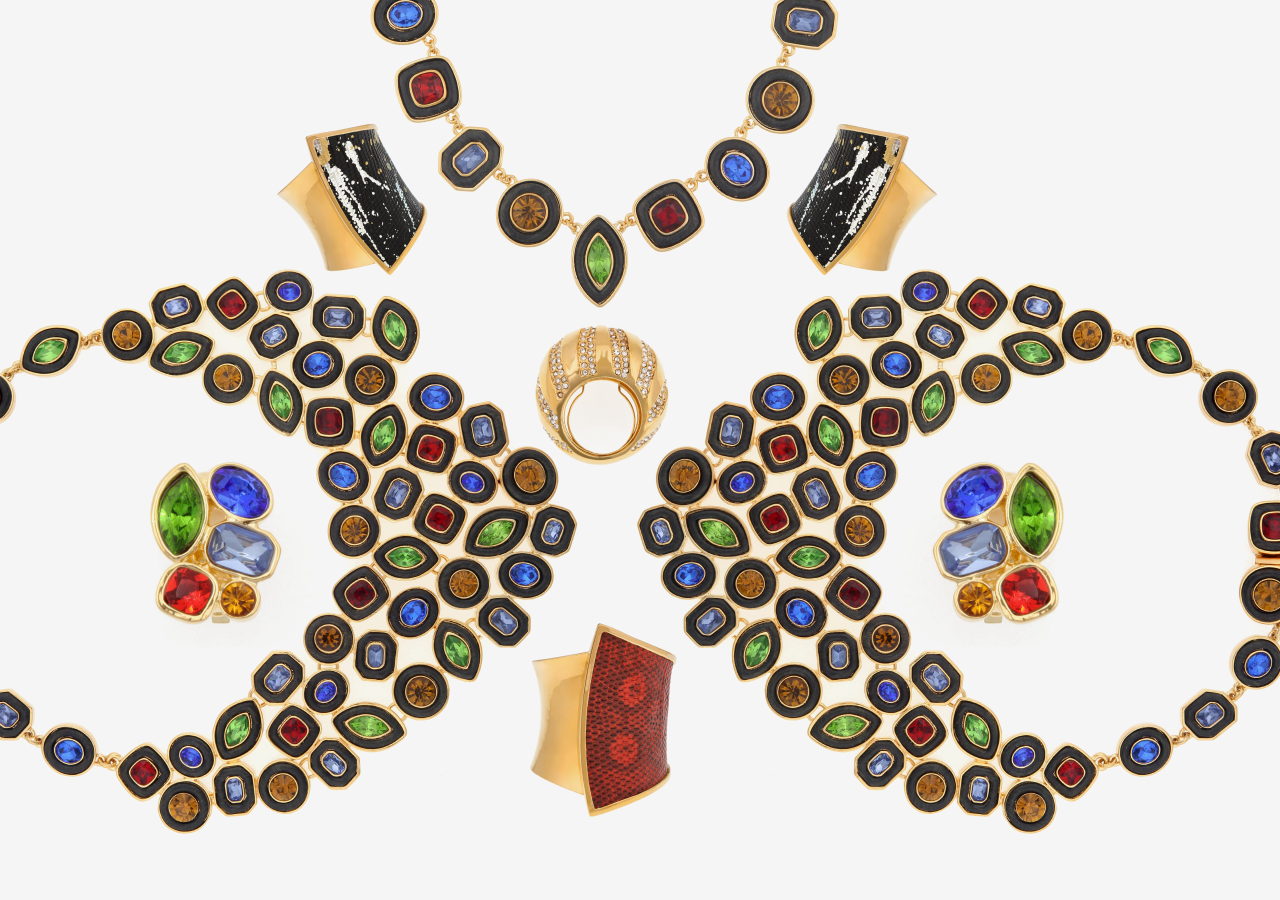
<file: index.html>
<!DOCTYPE html PUBLIC "-//W3C//DTD HTML 4.01//EN" "http://www.w3.org/TR/html4/strict.dtd">
<!-- saved from url=(0030)http://www.karabykaraross.com/ -->
<html xmlns="http://www.w3.org/1999/xhtml" dir="ltr" lang="en" xmlns:og="http://opengraphprotocol.org/schema/" xmlns:fb="http://www.facebook.com/2008/fbml"><!--<head profile="http://gmpg.org/xfn/11"> --><head prefix="og: http://ogp.me/ns#"><meta http-equiv="Content-Type" content="text/html; charset=UTF-8">


<!--<base href="http://www.karabykaraross.com/">--><base href=".">

    <meta charset="UTF-8">
    <meta http-equiv="X-UA-Compatible" content="IE=edge,chrome=1">
<meta property="og:title" content=" from Kara by Kara Ross">
<meta property="og:type" content="website">
<meta property="fb:app_id" content="446412152084558">
<title>Kara by Kara Ross</title>
    <meta name="author" content="Zindigo">
    <meta name="viewport" content="width=device-width">
   <!-- <link href='http://fonts.googleapis.com/css?family=Source+Sans+Pro:900&text=ABCDEFGHIJKLMNOPQRSTUVWXYZ' rel='stylesheet' type='text/css'/> -->



        <link rel="stylesheet" href="http://www.karabykaraross.com/css/52/style.css">
    	<link rel="stylesheet" href="http://www.karabykaraross.com/css/52/footer.css">





<!--scripts for all pages -->
<script type="text/javascript" async src="./Kara_by Kara_Ross_files/ga.js"></script><script src="./Kara_by Kara_Ross_files/jquery-1.8.1.min.js"></script>
<script src="./Kara_by Kara_Ross_files/jquery-ui-1.8.23.custom.min.js"></script><style type="text/css"></style>
<script src="./Kara_by Kara_Ross_files/jquery.imagesloaded.min.js"></script>

<script src="./Kara_by Kara_Ross_files/jquery.scrollTo.js"></script>
<script src="./Kara_by Kara_Ross_files/nav.js"></script>
<script src="./Kara_by Kara_Ross_files/hammer.js" type="text/javascript"></script>
<script>
$(document).ready(function(){
	if (!window.console) console = {log: function() {}}
	var touchdevice = is_touch_device();
});
function is_touch_device() {
  return !!('ontouchstart' in window) ? 1 : 0;
}

</script>
<script type="text/javascript">

  var _gaq = _gaq || [];
  _gaq.push(['_setAccount', 'UA-37218518-2']);
  _gaq.push(['_trackPageview']);

  (function() {
    var ga = document.createElement('script'); ga.type = 'text/javascript'; ga.async = true;
    ga.src = ('https:' == document.location.protocol ? 'https://ssl' : 'http://www') + '.google-analytics.com/ga.js';
    var s = document.getElementsByTagName('script')[0]; s.parentNode.insertBefore(ga, s);
  })();

</script>

<!-- // BKR: OffCanvas Files (Responsive Top Menu) --> 
<script src="assets_responsive/modernizr.foundation.js"></script>
<link rel="stylesheet" href="assets_responsive/component.css"> 
<!-- // BKR: OffCanvas Files (Responsive Top Menu) -->
  
</head>

<body cz-shortcut-listen="true">  


<!-- // BKR: Responsive Top Menu BEGIN--> 
<div class="show-for-small">
  <!-- img src="Kara_by Kara_Ross_files/karalogobw.png" alt="Kara by Kara Ross logo" title="Kara by Kara Ross" style="z-index: 9999;">
  <img class="tagline" src="Kara_by Kara_Ross_files/occassionsnew.png" alt="Occasions are just an excuse" style="z-index: 10005;" -->
  <a href="javascript:void(0)" id="showResponsiveMenu" class="btn-responsive-menu">Menu</a>
</div>
<nav class="cbp-spmenu cbp-spmenu-vertical cbp-spmenu-left show-for-small" id="cbp-spmenu-s1">
<img src="assets_responsive/karalogobw.png" alt="Kara by Kara Ross logo" title="Kara by Kara Ross" class="logo-responsive">
<ul id="sideMainNav" class="nav-bar">
    <li class="has-flyout"><a href="#" class="flyout-toggle">About</a>
        <ul class="flyout">
            <li><a href="#">Biography</a></li>
            <li><a href="#">Inspiration</a></li>
            <li><a href="#">Stockists</a></li>
            <li><a href="#">Contact Us</a></li>
        </ul>
    </li>
    <li class="has-flyout"><a href="#" class="flyout-toggle">Shop</a>
        <ul class="flyout">
            <li><a href="#">Kara By Kara Ross</a>
                <ul>
                    <li class="third-level-item"><a href="#">Best Sellers </a></li>
                    <li class="third-level-item"><a href="#">Bracelets </a></li>
                    <li class="third-level-item"><a href="#">Necklaces </a></li>
                    <li class="third-level-item"><a href="#">Rings </a></li>
                    <li class="third-level-item"><a href="#">Earrings </a></li>
                </ul>
            </li>
            <li><a href="#">Seasons</a>
                <ul>
                    <li class="third-level-item"><a href="#">Resort 2012 </a></li>
                    <li class="third-level-item"><a href="#">Spring Summer 2013 </a></li>
                    <li class="third-level-item"><a href="#">Fall Winter 2013 </a></li>
                </ul>
            </li>
            <li><a href="#">Gifts</a>
                <ul>
                    <li class="third-level-item"><a href="#">Under $100 </a></li>
                    <li class="third-level-item"><a href="#">Under $200 </a></li>
                    <li class="third-level-item"><a href="#">Under $500 </a></li>
                </ul>
            </li>
        </ul>
    </li>
    <li class="has-flyout"><a href="#" class="flyout-toggle">As seen in</a>
        <ul class="flyout">
            <li><a href="#">Editorial</a></li>
            <li><a href="#">Celebrity</a></li>
            <li><a href="#">Ad Campaign</a></li>
        </ul>
    </li>
    <li><a href="#">Summer Favorites</a></li>
    <li><a href="#">Blog</a></li>
    <li><a href="#">Be Social</a></li>
</ul>
</nav>
<!-- // BKR: Responsive Top Menu END--> 

        
<div id="header" style="background-image: url(http://www.karabykaraross.com/images/page/52/layout/kara-header-homebnwhite.png); right: 0px; height: 225px; background-color: transparent;"><!-- persistent navigation all pages except 'HOME'-->
	
    <div id="header-menu" style="position:fixed; top:0; left:0;">
        <div id="logo"><h1><a href="http://www.karabykaraross.com/index.php?&page=home&storeid=52&sess=store52"><img src="./Kara_by Kara_Ross_files/karalogobw.png" alt="Kara by Kara Ross logo" title="Kara by Kara Ross"></a></h1></div>
        
        <ul style="margin:0; padding:0;" class="show-for-large">
			<li id="li-kara"><a href="javascript:void(0);">About</a>
                <ul class="submenu" style="width: 100px; display: none;">
                	<li><a href="http://www.karabykaraross.com/index.php?&page=about&storeid=52&sess=store52">Biography</a></li>
                    <li><a href="http://www.karabykaraross.com/index.php?page=inspiration&storeid=52">Inspiration</a></li>
                     <li><a href="http://www.karabykaraross.com/index.php?page=stores&storeid=52">Stockists</a></li>
                     <li><a href="http://www.karabykaraross.com/index.php?page=contact&storeid=52&sess=store52">Contact Us</a></li>
                    <!--<li><a href="#">Look Books</a></li>-->
                </ul>
            </li>
            <li id="li-shop">
            	<a href="javascript:void(0);">Shop</a>
                <ul class="submenu" style="width: 100px; display: none;">
                <li class="li-categ"><a> Kara By Kara Ross </a><ul class="subcateg" style="display: none;"><li class="li-categ"><a href="http://www.karabykaraross.com/index.php?page=categoryproducts&storeid=52&categoryID=382&subcatID=1052&subsubcatID=&sess=store52"> Best Sellers </a></li><li class="li-categ"><a href="http://www.karabykaraross.com/index.php?page=categoryproducts&storeid=52&categoryID=382&subcatID=383&subsubcatID=&sess=store52"> Bracelets </a></li><li class="li-categ"><a href="http://www.karabykaraross.com/index.php?page=categoryproducts&storeid=52&categoryID=382&subcatID=384&subsubcatID=&sess=store52"> Necklaces </a></li><li class="li-categ"><a href="http://www.karabykaraross.com/index.php?page=categoryproducts&storeid=52&categoryID=382&subcatID=385&subsubcatID=&sess=store52"> Rings </a></li><li class="li-categ"><a href="http://www.karabykaraross.com/index.php?page=categoryproducts&storeid=52&categoryID=382&subcatID=386&subsubcatID=&sess=store52"> Earrings </a></li></ul></li><li class="li-categ"><a> Seasons </a><ul class="subcateg" style="display: none;"><li class="li-categ"><a href="http://www.karabykaraross.com/index.php?page=categoryproducts&storeid=52&categoryID=390&subcatID=392&subsubcatID=&sess=store52"> Resort 2012 </a></li><li class="li-categ"><a href="http://www.karabykaraross.com/index.php?page=categoryproducts&storeid=52&categoryID=390&subcatID=776&subsubcatID=&sess=store52"> Spring Summer 2013 </a></li><li class="li-categ"><a href="http://www.karabykaraross.com/index.php?page=categoryproducts&storeid=52&categoryID=390&subcatID=1070&subsubcatID=&sess=store52"> Fall Winter 2013 </a></li></ul></li><li class="li-categ"><a> Gifts </a><ul class="subcateg" style="display: none;"><li class="li-categ"><a href="http://www.karabykaraross.com/index.php?page=categoryproducts&storeid=52&categoryID=1056&subcatID=1057&subsubcatID=&sess=store52"> Under $100 </a></li><li class="li-categ"><a href="http://www.karabykaraross.com/index.php?page=categoryproducts&storeid=52&categoryID=1056&subcatID=1058&subsubcatID=&sess=store52"> Under $200 </a></li><li class="li-categ"><a href="http://www.karabykaraross.com/index.php?page=categoryproducts&storeid=52&categoryID=1056&subcatID=1060&subsubcatID=&sess=store52"> Under $500 </a></li></ul></li><li><a href="http://www.karabykaraross.com/index.php?page=home&storeid=45"><img style="width:100%;" src="./Kara_by Kara_Ross_files/52_kr-menubtnlink.jpg" alt="Visit Kara Ross Online"></a></li>
                    <!--<li><a href="#">Earrings</a></li>
                    <li><a href="#">Necklaces</a></li>
                    <li><a href="#">Bracelets</a></li>
                    <li><a href="#">Rings</a></li>-->
                </ul>
            </li>
            <li id="li-asse">
            	<a href="javascript:void(0);">As seen in</a>
                <ul class="submenu" style="display: none;">
                	<li><a href="http://www.karabykaraross.com/index.php?page=press&storeid=52&sess=store52">Editorial</a></li>
                    <li><a href="http://www.karabykaraross.com/index.php?page=celebrity&storeid=52&sess=store52">Celebrity</a></li>
                    <li><a href="http://www.karabykaraross.com/index.php?&storeid=52&page=campaign&sess=store52">Ad Campaign</a></li>
                </ul>
            </li>
            <li id="li-crew">
            	<a href="http://www.karabykaraross.com/index.php?page=crewfavorites&storeid=52&categoryID=382&sess=store52">Summer Favorites</a>
				<ul class="submenu" style="display: none;">

                </ul>
            </li>
            <li id="li-blog"><a href="http://www.karabykaraross.com/index.php?&storeid=52&page=dynamic&ContentID=373&sess=store52">Blog</a></li>
            <li id="li-social"><a href="http://www.karabykaraross.com/index.php?&storeid=52&page=dynamic&ContentID=417&sess=store52">Be Social</a></li>
        </ul>
    </div>

	<img class="tagline " src="./Kara_by Kara_Ross_files/occassionsnew.png" alt="Occasions are just an excuse" style="z-index: 10005;">
    <img src="./Kara_by Kara_Ross_files/freeshipnew.png" class="freeshipping show-for-large" style="z-index: 10005;">
    
    <div id="shoppingbag" class="topicon"></div>
    
    </div>
    
    <div id="skyline" style="position: fixed; background-image: none;" class="show-for-large">
		<!--<div id="stockistslink" class="topicon"><a href="http://www.karabykaraross.com/index.php?page=stockists&storeid=52"><img src="../../images/page/52/layout/stockists.png" alt="stockists" /></a><br/><span>STOCKISTS</span></div>-->
	</div>

<div id="wrapper">

<!--End HEADER - End HEADER - End HEADER - End HEADER -->
<script type="text/javascript">
function openLink(link) {
	 self.location.href=link+'&storeid=52&sess=store52&';
}
</script>
<style>

body{
	background-color: #f0efef;
	padding-bottom: 60px;
	
	}
video{
	
	min-width:100%;
	min-height:100%;
	position:absolute;
	top:0;
}

#videocontrol{
	cursor:pointer;
	position:absolute;
	z-index:99999;
	top:22px;
right:10px;
	width:16px;
	height:16px;
	display:block;
	overflow:hidden;
	background-image: url('../../images/page/52/playbtn.png');
}

.paused{
	background-position: 0 -16px;
}

#header-menu ul li a{
	/*text-shadow:1px 1px 2px #000;*/
	color: #000;
}

.to-karaross{
width:160px;
margin-left:-80px;	
}
	
</style>



<div id="homerow">
   <!-- // BKR: added clearfix class="cf" to links -- will only apply in small screens -->
    <a class="cf"  href="http://www.karabykaraross.com/index.php?page=categoryproducts&storeid=52&categoryID=382&subcatID=383&subsubcatID=&sess=store52"><img src="./Kara_by Kara_Ross_files/homeboxjewel.jpg" alt="Kara by Kara Ross Jewelry"></a>
   <a class="cf"  href="http://www.karabykaraross.com/index.php?page=press&storeid=52&sess=store52"><img src="./Kara_by Kara_Ross_files/homeboxseen.jpg" alt="As seen in"></a>
    <a class="cf"  href="http://www.karabykaraross.com/index.php?page=crewfavorites&storeid=52&categoryID=382&sess=store52"><img src="./Kara_by Kara_Ross_files/homeboxsummer.jpg" alt="Kara Ross Crew Favorites"></a>
    </div>


<script>
$(function(){
	//var video = document.getElementById("karavideo");
	//MuteNow();
	//$("video").prop('muted', true); //mute
	/*
	$('body').videoBG({	
	mp4:'../../movies/52/karavideo.mp4',
	ogv:'../../movies/52.karavideo.ogv',
	webm:'../../movies/52/karavideo.webm',
	poster:'../../movies/52/karavideo.jpg',
	position:"fixed",
	scale:true,
	zIndex:0,
	width:'100%',
	height:'100%'
	})
	*/
	
	
	/* // BKR: removed appending scripts.
	$('.tagline').css('z-index','10005').appendTo($('#header'));
	$('.freeshipping').css('z-index','10005').appendTo($('#header'));
	$('#shoppingbag').appendTo($('#header'));
	$('#skyline').css('background-image','none');
	*/
	
	
	/*$('#header').css('background-image','url(http://www.karabykaraross.com/images/page/52/layout/kara-header-homebnwhite.png)'.css('right', '0px').css('height','225px').css("background-color","transparent");*/
	//$('.footer').css('background','rgba(255,255,255,0)');
	/*
	video.controls=false;
	video.loop=true;
	$('#videocontrol').click(function(){
		playpause();
	});
	*/
	   // $('#skyline').css('background-image','none').css('z-index','100001');
		//$('#header').css('background-image','url(../../images/page/52/layout/kara-header-home.png)').css('right', '0px').css('height','242px').css('z-index', '11');
	//$('.footer').css('background','rgba(255,255,255,0)');

         
	   
		
		  // executes when Mute button is clicked
		  /*
  function MuteNow() {
      if (video.muted) {
          video.muted = false;
          //volumeRange.value = audio.volume;
      }
      else {
          video.muted = true;
         video.volume = 0;
      }
  }
  
  
  function playpause(){
	        // executes when Play button is clicked
   		
         if (video.paused) {
			 $('#videocontrol').removeClass('paused');
             video.play();
         } else if (video.ended) {
             video.currentTime = 0;
             video.play();
			 $('#videocontrol').removeClass('paused');
         } else if (video.play) {
           video.pause();
		   $('#videocontrol').addClass('paused');
        }
	  
  }*/
  
  });
</script>

<script type="text/javascript" src="./Kara_by Kara_Ross_files/slideshowify.js"></script>
<script type="text/javascript" src="./Kara_by Kara_Ross_files/transit.js"></script>
<div class="homepageeffect" style="width:100%; height:100%; position:relative;">
<img src="./Kara_by Kara_Ross_files/52_425_kR.jpg" style="display: none;"><img src="./Kara_by Kara_Ross_files/52_425_image8NEW.jpg" style="display: none;"><img src="./Kara_by Kara_Ross_files/52_425_image7NEW.jpg" style="display: none;"></div>

<script type="text/javascript">
/*
$(document).ready(function() {
$(document).bind('afterFadeIn', function(e, img){});
	$('.homepageeffect img').slideshowify({
randomize : false,
fadeInSpeed : 1500,
fadeOutSpeed : 1500,
aniSpeedMin : 8000,
aniSpeedMax : 12000 
});
});
*/
</script>


<div class="footer">

    <table width="100%" border="0">
      <tbody><tr>
        <th width="44%" class="bgfooterleft" scope="col">
        	<ul>

                <li class="termslink"><a href="http://www.karabykaraross.com/index.php?page=dynamic&ContentID=174&storeid=52">TERMS |</a></li>
                <li class="privacylink"><a href="http://www.karabykaraross.com/index.php?page=policies&storeid=52&sess=store52">PRIVACY |</a></li>
                <!--<li class="stockistslink"><a href="#"><img src="../../images/page/52/layout/stockists.png" alt="stockists" /></a></li>
                <li class="stockistslink"><a href="#">STOCKISTS</a></li><br />
<li class="shippinglink2"><a href="#"><img src="../../images/page/52/layout/shippingbox.png" alt="shipping" /></a></li> -->
                <li class="shippinglink"><a href="http://www.karabykaraross.com/index.php?page=contactus&storeid=52&sess=store52">SHIPPING &amp; RETURNS |</a></li>
                <li class="zindigo">EMPOWERED BY ZINDIGO</li>
                <!--<li class="shoppingbaglink"><a href="http://www.karabykaraross.com/index.php?page=cart_view&sess=store52&storeid=52"><img src="../../images/page/52/layout/shoppingbag.png" alt="shopping bag" /></a></li>
                <li class="shoppingbaglink"><a href="http://www.karabykaraross.com/index.php?page=cart_view&sess=store52&storeid=52">SHOPPING BAG</a></li>-->
            </ul></th>
        <th width="6%" class="bgfooter" scope="col"><a href="http://www.karabykaraross.com/index.php?&page=home&storeid=45"><img class="to-karaross show-for-large" src="./Kara_by Kara_Ross_files/to-karaross.png"></a></th>
        <th width="44%" class="bgfooterright" scope="col">

            <div id="sociallinks">
                <ul>
                    <script>
                        function giveThanks() {
                            document.getElementById("thanks").innerHTML="</br>Thanks for joining!";
                        }
                    </script>
                    <form style="float: left; position: relative; top: -3px; right:3px; border: 1px solid #ccc; background-color:white;" name="input" action="http://marketing.zindigo.com/ajax.php" method="get" onsubmit="giveThanks();">

                		<input type="hidden" name="action" value="optin">
                		<input type="hidden" name="sid" value="52">
                        <!--<a href="#"><img src="../../images/page/52/layout/envelope.png" alt="Join Our Mailing List- Click Here"/></a>-->
                         <input type="text" name="join" value="Become an Insider" size="20" maxlength="53" style="border:none; height:18px;">  
                        <input type="button" name="submit" value="GO" style="height: 19px; width: 18px; padding:0; background-color: #666; position:relative; text-shadow: 1px 1px 2px #333; color: white; font-size: 9px; font-family: &#39;Century Gothic&#39;, sans-serif; text-align: center; border:none; font-weight:normal; ">



        <script type="text/javascript">
			$(document).ready(function(){
				$('input[name="join"]').focus(function(){
					$(this).attr('value', '');
				});

				$('input[name="submit"]').click(function() {
					var theemail =  $("input[name='join']").val();
					if(theemail != "" && theemail != null)
					{
						var storeid = 52;
						$.ajax({
						  url: "http://marketing.zindigo.com/ajax.php",
						  dataType: 'json',
						  crossDomain: true,
						  data: {
							 sid: storeid,
							 action: "optinlist",
							 email: theemail
						  }
						}).done(function() {
						  $("input[name='join']").val("THANK YOU");
						});
					}

				});

			});

		</script>
    		         </form>
	                    <li class="twitter"><a href="https://twitter.com/kararossny">twitter</a></li>
	                    <li class="facebook"><a href="http://www.facebook.com/kararossny">facebook</a> </li>
	                    <li class="pinterest"><a href="http://pinterest.com/kararossny/">pinterest</a></li>
	                    <li class="youtube"><a href="http://www.youtube.com/user/KaraRossNY">youtube</a></li>
                </ul>

            </div>

        </th>

      </tr>
    </tbody></table>
</div><!-- END FOOTER -->
</div><div id="slideshowify-1377037796859" style="position: absolute; overflow: hidden; z-index: 2; left: 0px; top: 0px; width: 100%; height: 100%;"><img src="./Kara_by Kara_Ross_files/52_425_kR.jpg" style="position: absolute; z-index: -1; width: 1250px; bottom: 0px; transition: -webkit-transform 8000ms ease-in-out; -webkit-transition: -webkit-transform 8000ms ease-in-out; -webkit-transform: scale(1.2, 1.2);"></div>

        
<!-- // BKR: OffCanvas Files (Responsive Top Menu) -->
<script src="assets_responsive/jquery.js"></script>
<script src="assets_responsive/foundation.min.js"></script>
<script src="assets_responsive/jquery.foundation.navigation.js"></script>
<script src="assets_responsive/classie.js"></script>

<script>
	var menuLeft = document.getElementById( 'cbp-spmenu-s1' ),
		body = document.body;

	showResponsiveMenu.onclick = function() {
		classie.toggle( this, 'active' );
		classie.toggle( menuLeft, 'cbp-spmenu-open' );
		//disableOther( 'showLeft' );
	};
	
	
	;(function ($, window, undefined) {
	'use strict';
	var $doc = $(document),
	Modernizr = window.Modernizr;
	$(document).ready(function() {
	$.fn.foundationNavigation       ? $doc.foundationNavigation() : null;
	});
	})(jQuery, this);

	
</script>
<!-- // BKR: OffCanvas Files (Responsive Top Menu) -->

</body></html>
</file>
<file: assets_responsive/component.css>
/******* Visibility Classes *********/

.show-for-small {
	display:block !important;
}

.show-for-large {
	display:none !important;
}

@media screen and (min-width: 786px){
	
.show-for-small {
	display:none !important;
}

.show-for-large {
	display:block !important;
}

}


/* General styles for all menus */

.nav-bar { height: 40px; background: #000; margin-left: 0; margin-top: 20px; padding: 0; }
.nav-bar > li { float: left; display: block; position: relative; padding: 0; margin: 0; /*border: 1px solid #333333;*/ border-right: none; line-height: 38px; }
.nav-bar > li:last-child { border-right: solid 1px #333333; }
.nav-bar > li.active { background: #2ba6cb; border-color: #2284a1; }
.nav-bar > li.active > a { color: white; cursor: default; }
.nav-bar > li.active:hover { background: #2ba6cb; cursor: default; }
.nav-bar > li:hover { background: #333333; }
.nav-bar > li > a { color: #e6e6e6; }
.nav-bar > li ul { margin-bottom: 0; }
.nav-bar > li .flyout { display: none; }
.nav-bar > li.has-flyout > a:first-child { padding-right: 40px; position: relative; }
.nav-bar > li.has-flyout > a:first-child:after { content: ""; display: block; width: 0; height: 0; border: solid 4px; border-color: #e6e6e6 transparent transparent transparent; position: absolute; right: 20px; top: 17px; }
/*
.nav-bar > li.has-flyout > a.flyout-toggle { border-left: 0 !important; position: absolute; right: 0; top: 0; padding: 20px; z-index: 2; display: block; }
*/
.nav-bar > li.has-flyout.is-touch > a:first-child { padding-right: 55px; }
.nav-bar > li.has-flyout.is-touch > a.flyout-toggle { border-left: 0px dashed #666; }
.nav-bar > li > a:first-child { position: relative; padding: 0 20px; display: block; text-decoration: none; font-size: 14px; }
.nav-bar > li > input { margin: 0 10px; }
.nav-bar.vertical { height: auto; margin-top: 0; }
.nav-bar.vertical > li { float: none; border-bottom: none; border-right: solid 1px #333333; }
.nav-bar.vertical > li.has-flyout > a:first-child:after { content: ""; display: block; width: 0; height: 0; border: solid 4px; }
.nav-bar.vertical > li .flyout { left: 100%; top: -1px; }
.nav-bar.vertical > li .flyout.right { left: auto; right: 100%; }
.nav-bar.vertical > li.active { border-right: solid 1px #2284a1; }
.nav-bar.vertical > li:last-child { border-bottom: solid 1px #333333; }

.nav-bar { height: auto; }
.nav-bar > li { float: none; display: block; border-right: none; }
.nav-bar > li > a.main { text-align: left; border-top: none; border-right: none; }
.nav-bar > li:first-child > a.main { border-top: none; }
/*
.nav-bar > li.has-flyout > a.flyout-toggle { position: absolute; right: 0; top: 0; padding: 22px; z-index: 2; display: block; }
*/
.nav-bar > li.has-flyout.is-touch > a.flyout-toggle span { content: ""; width: 0; height: 0; display: block; }
.nav-bar > li.has-flyout > a.flyout-toggle:hover span { border-top-color: #141414; }
.nav-bar.vertical > li.has-flyout > .flyout { left: 0; }
.flyout { position: relative; width: 100% !important; top: auto; margin-right: -2px; border-width: 1px 1px 0 1px; }
.flyout.right { float: none; right: auto; left: -1px; }
.flyout.small, .flyout.large { width: 100% !important; }
.flyout p:last-child { margin-bottom: 18px; }

.flyout { background: #000; padding: 20px; margin: 0; border: 1px solid #d9d9d9; position: absolute; top: 39px; left: -1px; width: 250px; z-index: 40; }
.flyout p { line-height: 1.2; font-size: 13px; }
.flyout *:first-child { margin-top: 0; }
.flyout *:last-child { margin-bottom: 0; }
.flyout.small { width: 166.66667px; }
.flyout.large { width: 437.5px; }
.flyout.right { left: auto; right: -2px; }
.flyout.left { right: auto; left: -2px; }
.flyout.up { top: auto; bottom: 39px; }

ul.flyout, .nav-bar li ul { padding: 0; list-style: none; }
ul.flyout li, .nav-bar li ul li { border-left: none; }
ul.flyout li a, .nav-bar li ul li a { background: #f2f2f2; border: none; border-width: none; color: #555; display: block; font-size: 14px; height: auto; line-height: 1; padding: 15px 20px; -webkit-box-shadow: 0 1px 0 rgba(255, 255, 255, 0.5) inset; -moz-box-shadow: 0 1px 0 rgba(255, 255, 255, 0.5) inset; box-shadow: 0 1px 0 rgba(255, 255, 255, 0.5) inset; }
ul.flyout li a:hover, .nav-bar li ul li a:hover { background: #ebebeb; color: #333; }
ul.flyout li.active, .nav-bar li ul li.active { margin-top: 0; border-top: 1px solid #4d4d4d; border-left: 4px solid #1a1a1a; }
ul.flyout li.active a, .nav-bar li ul li.active a { background: #4d4d4d; border: none; color: #fff; height: auto; margin: 0; position: static; top: 0; -webkit-box-shadow: 0 0 0; -moz-box-shadow: 0 0 0; box-shadow: 0 0 0; }

.logo-responsive {
	margin:10px 0px 0px 10px;
}

.btn-responsive-menu {
	width: 80px;
  height: 30px;
  position: fixed;
  top: 10px;
  right: 10px;
  background: url(btn-menu.png) top right no-repeat #3DB1C1;
  border: none;
  z-index: 9999999999;
  overflow: hidden;
  border-radius: 3px;
  line-height: 30px;
  padding-left: 5px;
  text-decoration: none;
}

.btn-responsive-menu:hover {
	background:url(btn-menu.png) top right no-repeat #000;
}

.cbp-spmenu {
	background: #000;
	position: fixed;
	opacity:0.9;
	overflow: scroll;
}

.cbp-spmenu h3 {
	color: #afdefa;
	font-size: 1.9em;
	padding: 20px;
	margin: 0;
	font-weight: 300;
	background: #0d77b6;
}

.cbp-spmenu a {
	display: block;
	color: #fff;
	font-size: 1.1em;
	font-weight: 300;
}

.cbp-spmenu a:hover {
	background: #258ecd;
}

.cbp-spmenu a:active {
	background: #afdefa;
	color: #47a3da;
}

/* Orientation-dependent styles for the content of the menu */

.cbp-spmenu-vertical {
	width: 240px;
	height: 100%;
	top: 0px;
	z-index:9999999;
}

.cbp-spmenu-vertical a {
	padding: 1em;
}

.cbp-spmenu-horizontal {
	width: 100%;
	height: 150px;
	left: 0;
	z-index: 1000;
	overflow: hidden;
}

/* Vertical menu that slides from the left or right */

.cbp-spmenu-left {
	left: -240px;
}

.cbp-spmenu-right {
	right: -240px;
}

.cbp-spmenu-left.cbp-spmenu-open {
	left: 0px;
}

.cbp-spmenu-right.cbp-spmenu-open {
	right: 0px;
}

/* Transitions */

.cbp-spmenu,
.cbp-spmenu-push {
	-webkit-transition: all 0.3s ease;
	-moz-transition: all 0.3s ease;
	transition: all 0.3s ease;
}

/* Example media queries */

@media screen and (max-width: 55.1875em){

	.cbp-spmenu-horizontal {
		font-size: 75%;
		height: 110px;
	}

	.cbp-spmenu-top {
		top: -110px;
	}

	.cbp-spmenu-bottom {
		bottom: -110px;
	}

}
@media screen and (max-width: 780px){
  .btn-responsive-menu {
    top: 18px;
  }
}

@media screen and (max-width: 481px){
  img.tagline {
    top: 28px;
    height: 15px;
  }
  
  #logo h1 img {
    margin-left: 15px;
    margin-top: 20px;
    height: 30px;
  } 
  
  #homerow  {
    width: 100%;
    margin-left: 15px;
    left: 0px;
    top: 70px;
    position: absolute;
    height: auto;
    bottom: auto;
    z-index: 10080;
  }
  #homerow a {

  }
  #homerow a img {
    float: none;
    margin: 0 0 10px 0;
  }
  
  
  /* clearfix */

  .cf:before,
  .cf:after {
      content: " "; /* 1 */
      display: table; /* 2 */
  }
  
  .cf:after {
      clear: both;
  }
  

}

@media screen and (max-height: 26.375em){

	.cbp-spmenu-vertical {
		font-size: 90%;
		width: 190px;
	}

	.cbp-spmenu-left,
	.cbp-spmenu-push-toleft {
		left: -190px;
	}

	.cbp-spmenu-right {
		right: -190px;
	}

	.cbp-spmenu-push-toright {
		left: 190px;
	}
}
</file>
